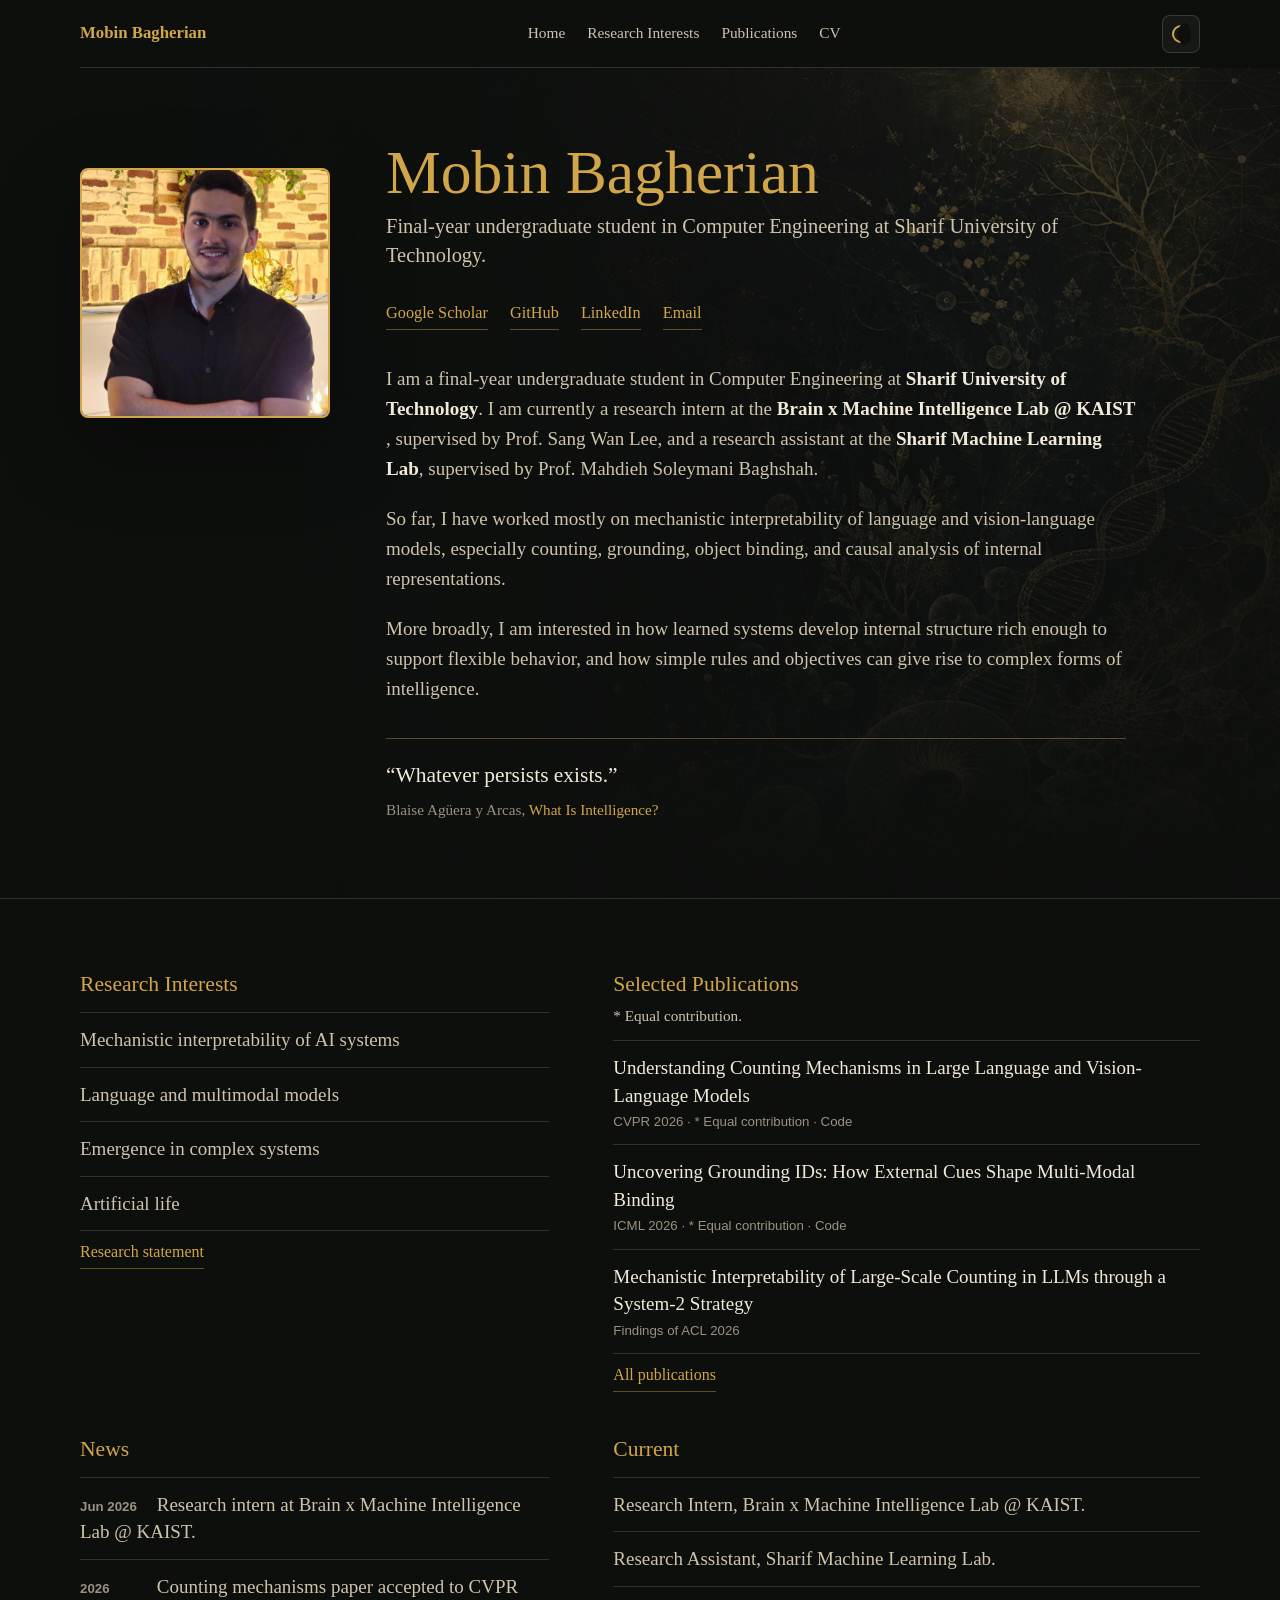
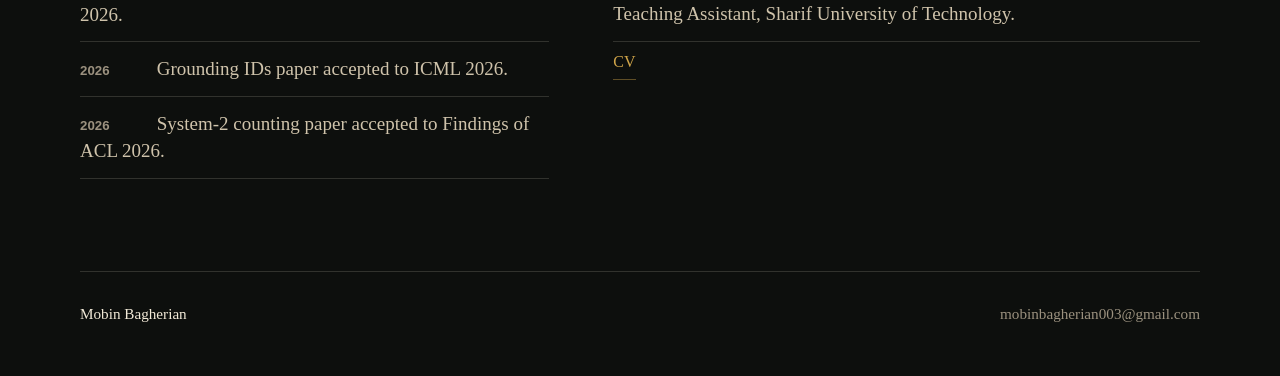
<file: index.html>
<!doctype html>
<html lang="en" data-theme="dark">
  <head>
    <meta charset="utf-8">
    <meta name="viewport" content="width=device-width, initial-scale=1">
    <meta
      name="description"
      content="Mobin Bagherian is a final-year Computer Engineering undergraduate at Sharif University of Technology interested in intelligence, emergence, mechanistic interpretability, and artificial life."
    >
    <title>Mobin Bagherian</title>
    <link rel="stylesheet" href="styles.css">
  </head>
  <body>
    <header class="site-header">
      <a class="site-mark" href="#top">Mobin Bagherian</a>
      <nav class="site-nav" aria-label="Main navigation">
        <a href="#top">Home</a>
        <a href="research/">Research Interests</a>
        <a href="publications/">Publications</a>
        <a href="cv/">CV</a>
      </nav>
      <button class="theme-toggle" type="button" aria-label="Toggle color theme" aria-pressed="false" data-theme-toggle>
        <span aria-hidden="true"></span>
      </button>
    </header>

    <main id="top">
      <section class="about-hero" id="about">
        <div class="hero-background" aria-hidden="true"></div>
        <div class="about-layout">
          <aside class="portrait-panel">
            <img src="assets/mobin-bagherian.jpg" alt="Portrait of Mobin Bagherian">
          </aside>

          <div class="about-copy">
            <h1>Mobin Bagherian</h1>
            <p class="subtitle">
              Final-year undergraduate student in Computer Engineering at
              Sharif University of Technology.
            </p>

            <div class="profile-links" aria-label="Profile links">
              <a href="https://scholar.google.com/citations?user=0zOzh2QAAAAJ&amp;hl=en">Google Scholar</a>
              <a href="https://github.com/mobinnbagheriann">GitHub</a>
              <a href="https://www.linkedin.com/in/mobinbagherian/">LinkedIn</a>
              <a href="mailto:mobinbagherian003@gmail.com">Email</a>
            </div>

            <div class="about-text">
              <p>
                I am a final-year undergraduate student in Computer Engineering
                at <strong>Sharif University of Technology</strong>. I am
                currently a research intern at the
                <strong>
                  <a href="https://aibrain.kaist.ac.kr">Brain x Machine Intelligence Lab @ KAIST</a>
                </strong>,
                supervised by Prof. Sang Wan Lee, and a research assistant at
                the <strong>Sharif Machine Learning Lab</strong>, supervised by
                Prof. Mahdieh Soleymani Baghshah.
              </p>
              <p>
                So far, I have worked mostly on mechanistic interpretability of
                language and vision-language models, especially counting,
                grounding, object binding, and causal analysis of internal
                representations.
              </p>
              <p>
                More broadly, I am interested in how learned systems develop
                internal structure rich enough to support flexible behavior,
                and how simple rules and objectives can give rise to complex
                forms of intelligence.
              </p>
            </div>

            <blockquote class="hero-quote">
              <p>&ldquo;Whatever persists exists.&rdquo;</p>
              <cite>
                Blaise Ag&uuml;era y Arcas,
                <a href="https://whatisintelligence.antikythera.org">What Is Intelligence?</a>
              </cite>
            </blockquote>
          </div>
        </div>
      </section>

      <section class="section home-compact" aria-label="Homepage summary">
        <div class="home-grid">
          <section class="home-block">
            <h2>Research Interests</h2>
            <ul class="compact-list">
              <li>Mechanistic interpretability of AI systems</li>
              <li>Language and multimodal models</li>
              <li>Emergence in complex systems</li>
              <li>Artificial life</li>
            </ul>
            <a class="text-link" href="research/">Research statement</a>
          </section>

          <section class="home-block">
            <h2>Selected Publications</h2>
            <p class="equal-note">* Equal contribution.</p>
            <ul class="compact-list compact-publications">
              <li>
                <a href="https://arxiv.org/abs/2511.17699">
                  Understanding Counting Mechanisms in Large Language and Vision-Language Models
                </a>
                <span>CVPR 2026 &middot; * Equal contribution &middot; <a href="https://github.com/sharif-ml-lab/counting-mechanisms">Code</a></span>
              </li>
              <li>
                <a href="https://arxiv.org/abs/2509.24072">
                  Uncovering Grounding IDs: How External Cues Shape Multi-Modal Binding
                </a>
                <span>ICML 2026 &middot; * Equal contribution &middot; <a href="https://github.com/sharif-ml-lab/GroundingID">Code</a></span>
              </li>
              <li>
                <a href="https://arxiv.org/abs/2601.02989">
                  Mechanistic Interpretability of Large-Scale Counting in LLMs through a System-2 Strategy
                </a>
                <span>Findings of ACL 2026</span>
              </li>
            </ul>
            <a class="text-link" href="publications/">All publications</a>
          </section>

          <section class="home-block">
            <h2>News</h2>
            <ol class="compact-list compact-news">
              <li><time datetime="2026-06">Jun 2026</time> Research intern at Brain x Machine Intelligence Lab @ KAIST.</li>
              <li><time datetime="2026">2026</time> Counting mechanisms paper accepted to CVPR 2026.</li>
              <li><time datetime="2026">2026</time> Grounding IDs paper accepted to ICML 2026.</li>
              <li><time datetime="2026">2026</time> System-2 counting paper accepted to Findings of ACL 2026.</li>
            </ol>
          </section>

          <section class="home-block">
            <h2>Current</h2>
            <ul class="compact-list">
              <li>Research Intern, Brain x Machine Intelligence Lab @ KAIST.</li>
              <li>Research Assistant, Sharif Machine Learning Lab.</li>
              <li>Teaching Assistant, Sharif University of Technology.</li>
            </ul>
            <a class="text-link" href="cv/">CV</a>
          </section>
        </div>
      </section>
    </main>

    <footer class="site-footer">
      <p>Mobin Bagherian</p>
      <a href="mailto:mobinbagherian003@gmail.com">mobinbagherian003@gmail.com</a>
    </footer>
    <script>
      const root = document.documentElement;
      const themeButton = document.querySelector("[data-theme-toggle]");
      const storedTheme = window.localStorage.getItem("theme");
      const initialTheme = storedTheme || "dark";

      root.dataset.theme = initialTheme;
      themeButton.setAttribute("aria-pressed", String(initialTheme === "light"));

      themeButton.addEventListener("click", () => {
        const nextTheme = root.dataset.theme === "dark" ? "light" : "dark";
        root.dataset.theme = nextTheme;
        window.localStorage.setItem("theme", nextTheme);
        themeButton.setAttribute("aria-pressed", String(nextTheme === "light"));
      });
    </script>
  </body>
</html>
</file>
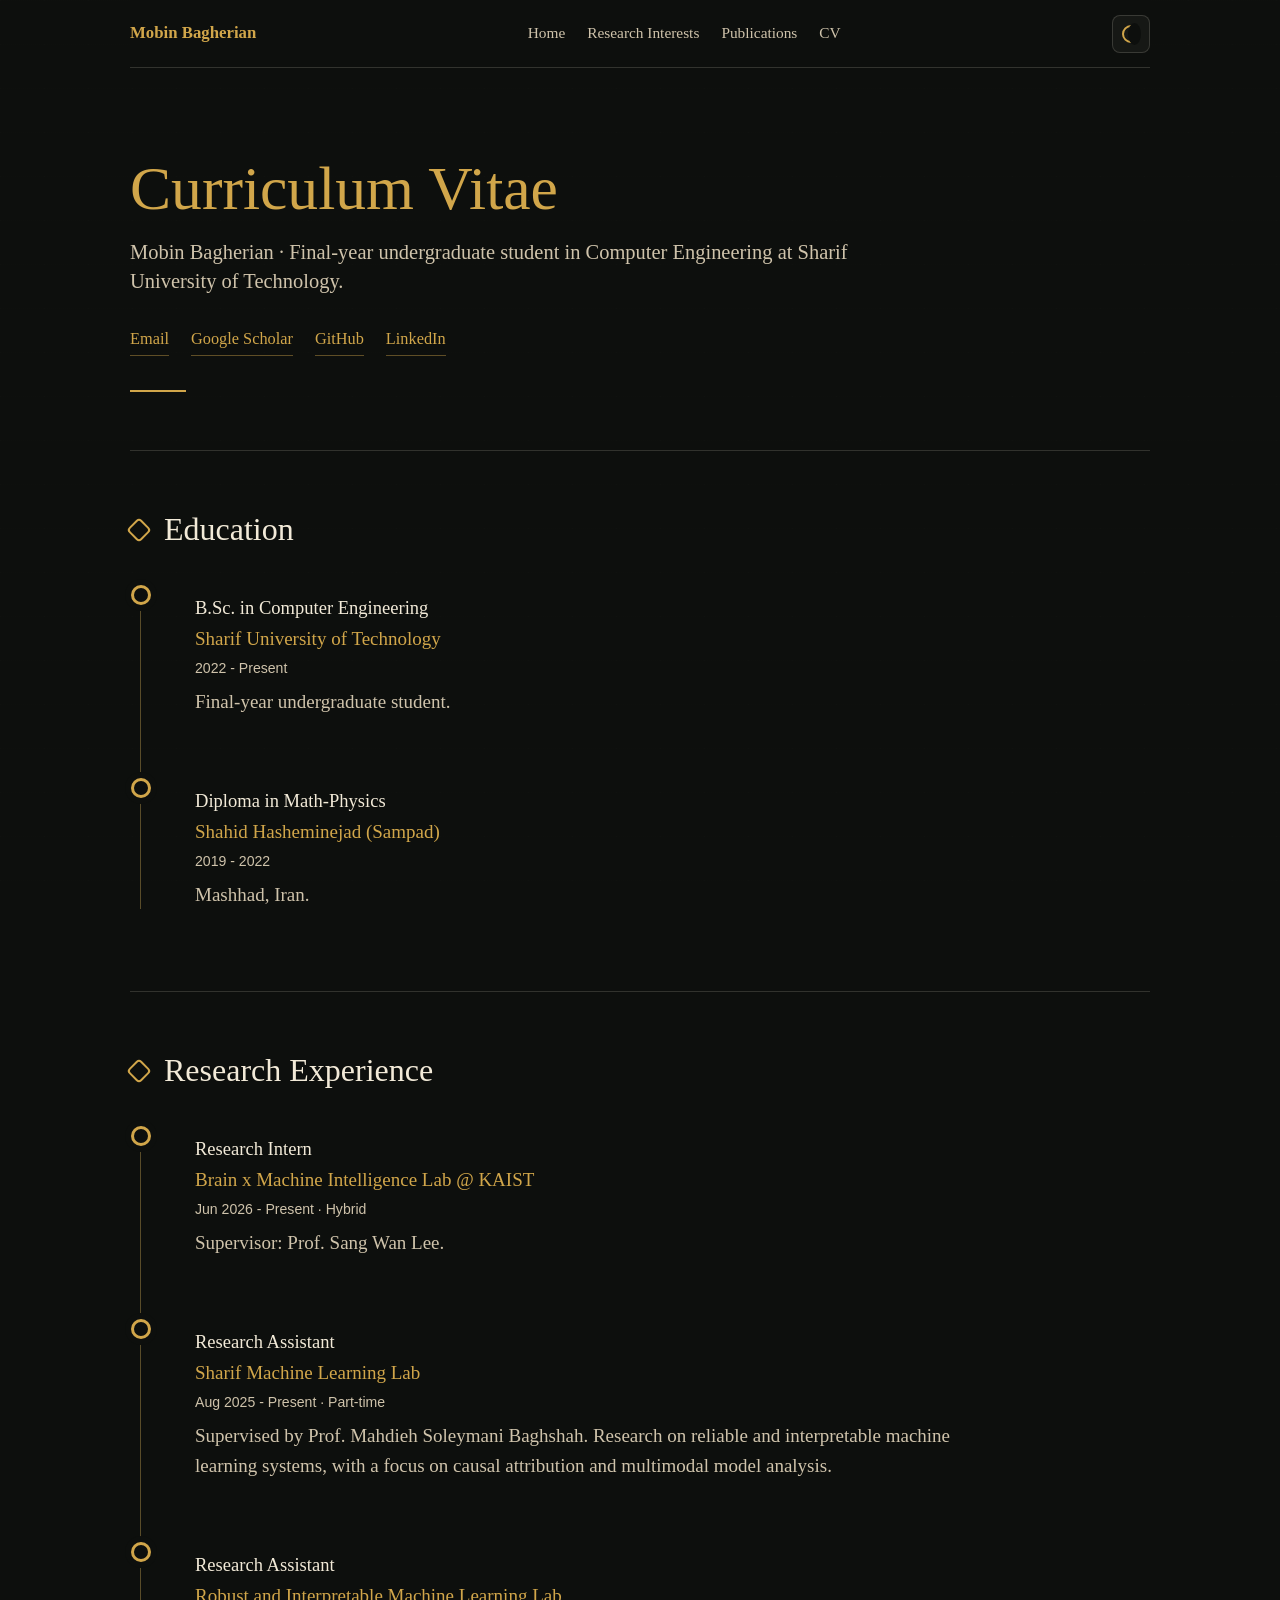
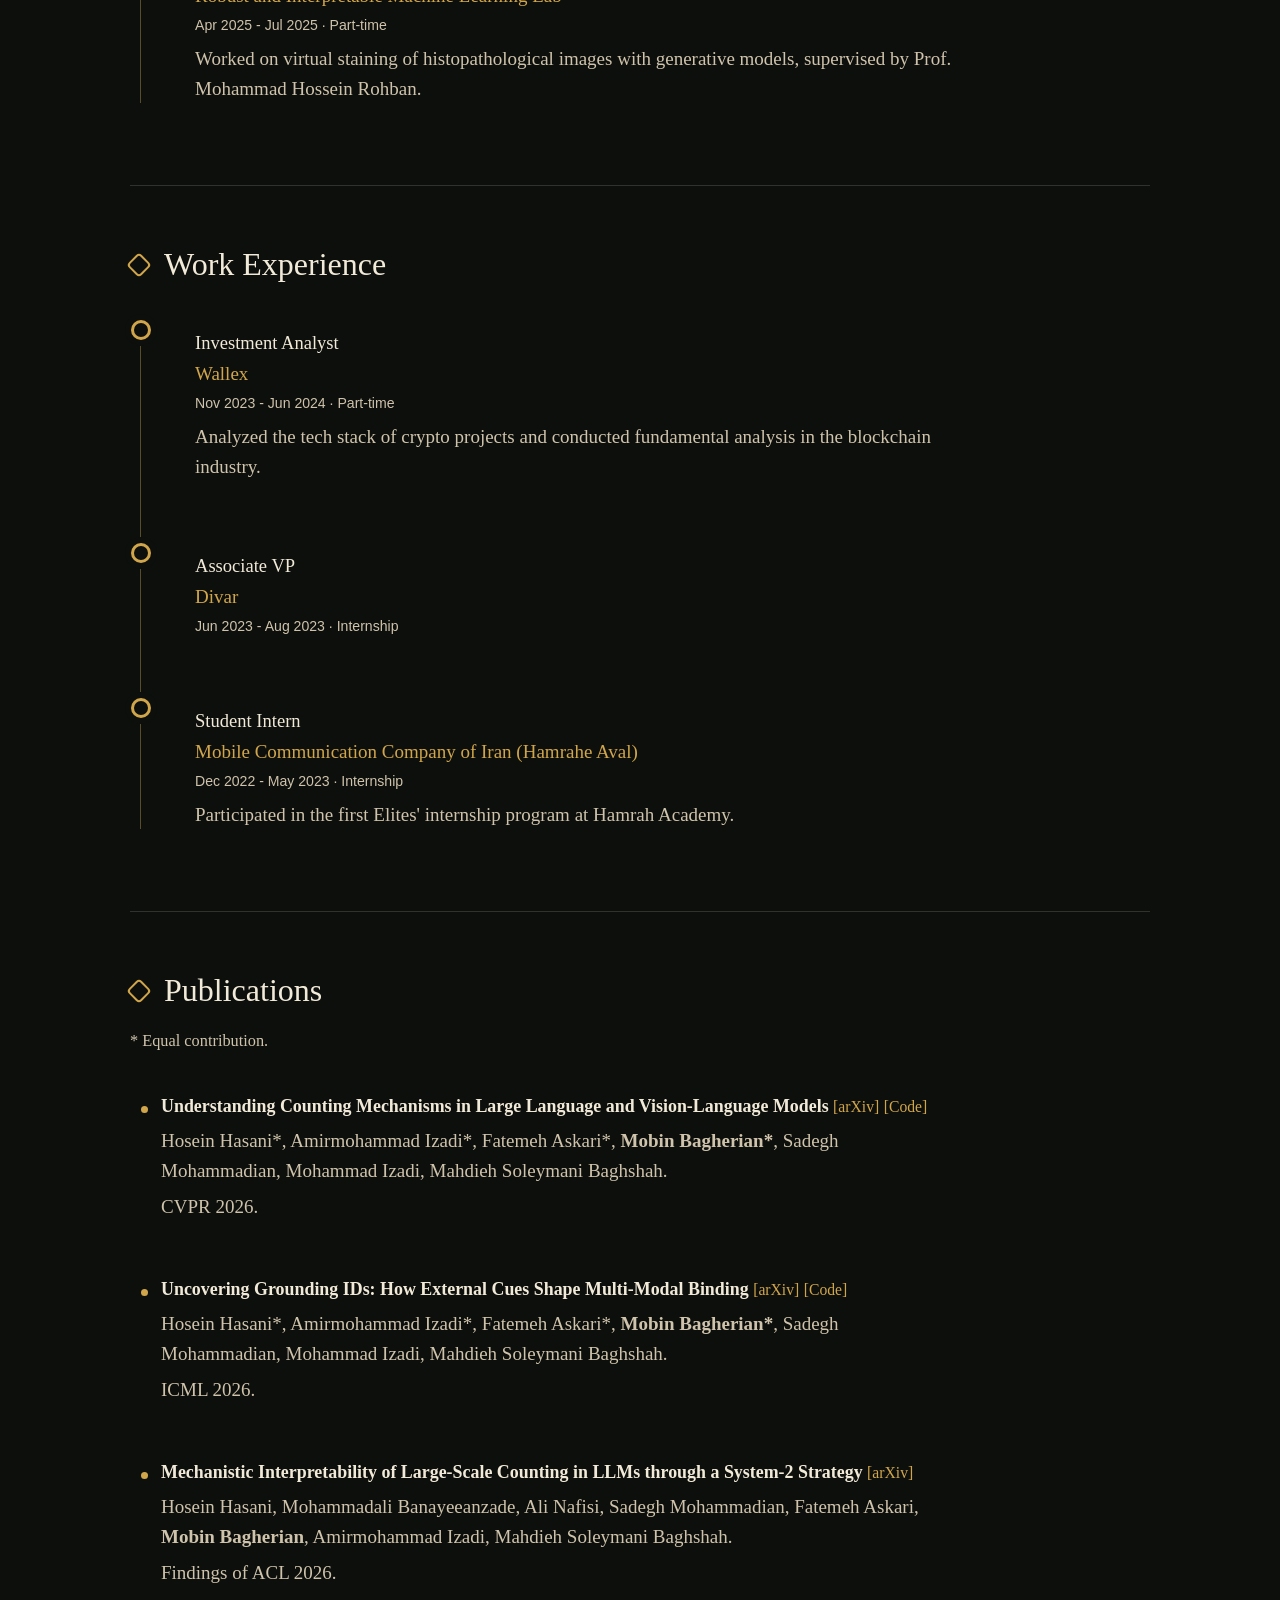
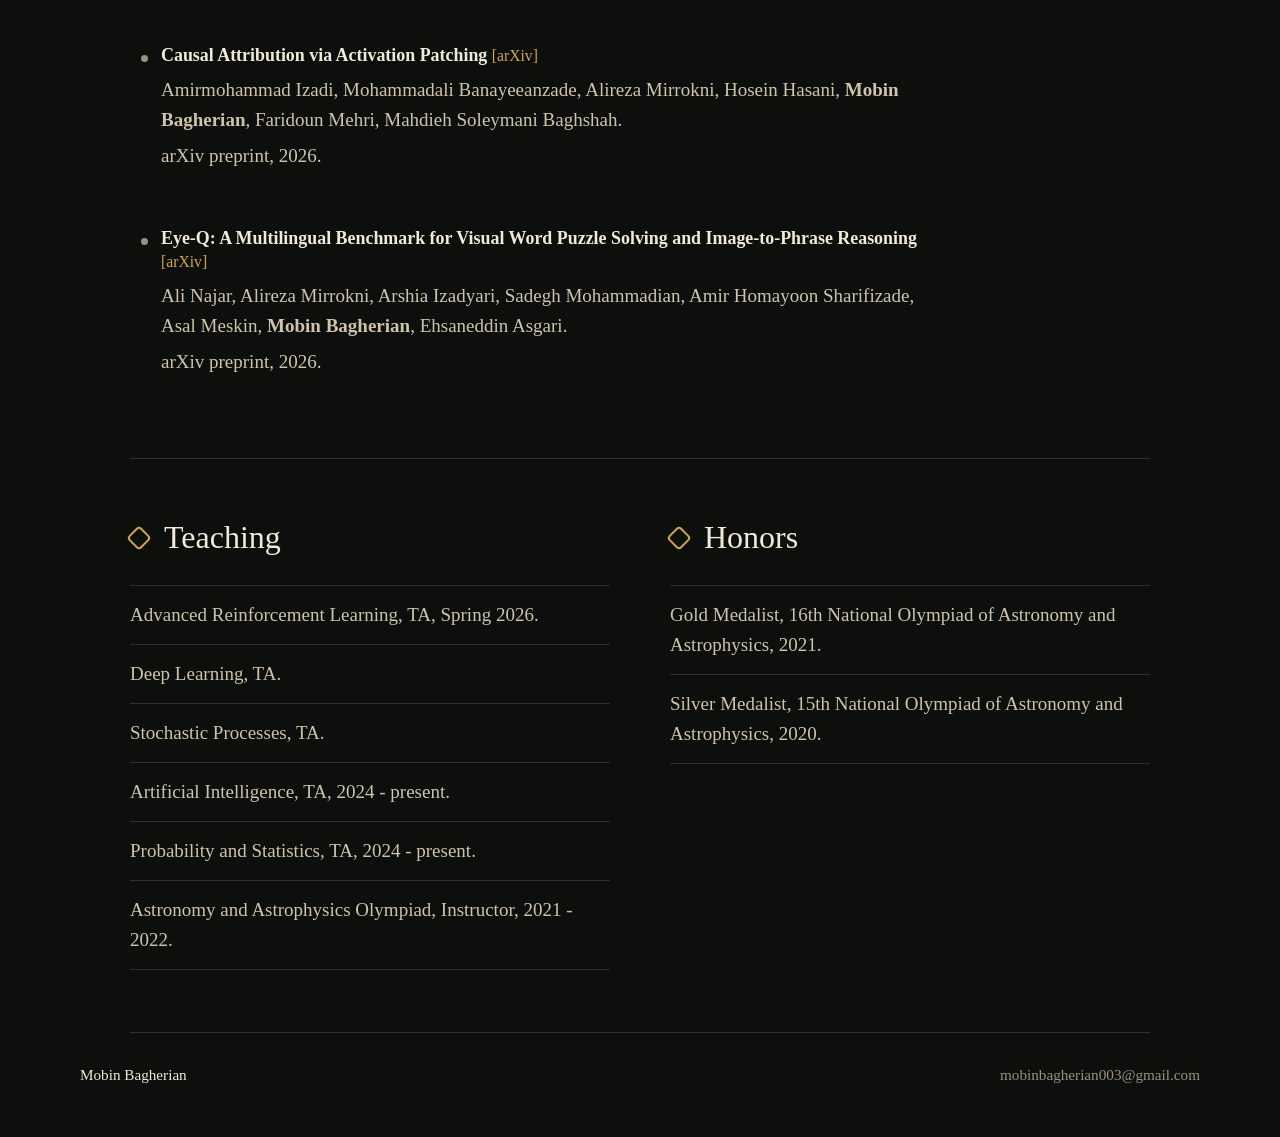
<file: cv/index.html>
<!doctype html>
<html lang="en" data-theme="dark">
  <head>
    <meta charset="utf-8">
    <meta name="viewport" content="width=device-width, initial-scale=1">
    <meta
      name="description"
      content="Curriculum vitae for Mobin Bagherian, final-year Computer Engineering undergraduate at Sharif University of Technology."
    >
    <title>CV | Mobin Bagherian</title>
    <link rel="stylesheet" href="../styles.css">
  </head>
  <body class="cv-page">
    <header class="site-header">
      <a class="site-mark" href="../">Mobin Bagherian</a>
      <nav class="site-nav" aria-label="Main navigation">
        <a href="../">Home</a>
        <a href="../research/">Research Interests</a>
        <a href="../publications/">Publications</a>
        <a href="../cv/">CV</a>
      </nav>
      <button class="theme-toggle" type="button" aria-label="Toggle color theme" aria-pressed="false" data-theme-toggle>
        <span aria-hidden="true"></span>
      </button>
    </header>

    <main class="cv-main" id="top">
      <section class="cv-hero">
        <h1>Curriculum Vitae</h1>
        <p class="subtitle">
          Mobin Bagherian &middot; Final-year undergraduate student in Computer
          Engineering at Sharif University of Technology.
        </p>
        <div class="profile-links" aria-label="Profile links">
          <a href="mailto:mobinbagherian003@gmail.com">Email</a>
          <a href="https://scholar.google.com/citations?user=0zOzh2QAAAAJ&amp;hl=en">Google Scholar</a>
          <a href="https://github.com/mobinnbagheriann">GitHub</a>
          <a href="https://www.linkedin.com/in/mobinbagherian/">LinkedIn</a>
        </div>
      </section>

      <section class="cv-section cv-timeline-section">
        <div class="cv-section-title">
          <span class="cv-section-mark" aria-hidden="true"></span>
          <h2>Education</h2>
        </div>
        <div class="timeline">
          <article class="timeline-item">
            <span class="timeline-dot" aria-hidden="true"></span>
            <div class="timeline-content">
              <h3>B.Sc. in Computer Engineering</h3>
              <p class="timeline-org">Sharif University of Technology</p>
              <p class="experience-date">2022 - Present</p>
              <p>Final-year undergraduate student.</p>
            </div>
          </article>

          <article class="timeline-item">
            <span class="timeline-dot" aria-hidden="true"></span>
            <div class="timeline-content">
              <h3>Diploma in Math-Physics</h3>
              <p class="timeline-org">Shahid Hasheminejad (Sampad)</p>
              <p class="experience-date">2019 - 2022</p>
              <p>Mashhad, Iran.</p>
            </div>
          </article>
        </div>
      </section>

      <section class="cv-section cv-timeline-section">
        <div class="cv-section-title">
          <span class="cv-section-mark" aria-hidden="true"></span>
          <h2>Research Experience</h2>
        </div>
        <div class="timeline">
          <article class="timeline-item">
            <span class="timeline-dot" aria-hidden="true"></span>
            <div class="timeline-content">
              <h3>Research Intern</h3>
              <p class="timeline-org">
                <a href="https://aibrain.kaist.ac.kr">Brain x Machine Intelligence Lab @ KAIST</a>
              </p>
              <p class="experience-date">Jun 2026 - Present &middot; Hybrid</p>
              <p>Supervisor: Prof. Sang Wan Lee.</p>
            </div>
          </article>

          <article class="timeline-item">
            <span class="timeline-dot" aria-hidden="true"></span>
            <div class="timeline-content">
              <h3>Research Assistant</h3>
              <p class="timeline-org">Sharif Machine Learning Lab</p>
              <p class="experience-date">Aug 2025 - Present &middot; Part-time</p>
              <p>
                Supervised by Prof. Mahdieh Soleymani Baghshah. Research on
                reliable and interpretable machine learning systems, with a
                focus on causal attribution and multimodal model analysis.
              </p>
            </div>
          </article>

          <article class="timeline-item">
            <span class="timeline-dot" aria-hidden="true"></span>
            <div class="timeline-content">
              <h3>Research Assistant</h3>
              <p class="timeline-org">Robust and Interpretable Machine Learning Lab</p>
              <p class="experience-date">Apr 2025 - Jul 2025 &middot; Part-time</p>
              <p>
                Worked on virtual staining of histopathological images with
                generative models, supervised by Prof. Mohammad Hossein Rohban.
              </p>
            </div>
          </article>
        </div>
      </section>

      <section class="cv-section cv-timeline-section">
        <div class="cv-section-title">
          <span class="cv-section-mark" aria-hidden="true"></span>
          <h2>Work Experience</h2>
        </div>
        <div class="timeline">
          <article class="timeline-item">
            <span class="timeline-dot" aria-hidden="true"></span>
            <div class="timeline-content">
              <h3>Investment Analyst</h3>
              <p class="timeline-org">Wallex</p>
              <p class="experience-date">Nov 2023 - Jun 2024 &middot; Part-time</p>
              <p>
                Analyzed the tech stack of crypto projects and conducted
                fundamental analysis in the blockchain industry.
              </p>
            </div>
          </article>

          <article class="timeline-item">
            <span class="timeline-dot" aria-hidden="true"></span>
            <div class="timeline-content">
              <h3>Associate VP</h3>
              <p class="timeline-org">Divar</p>
              <p class="experience-date">Jun 2023 - Aug 2023 &middot; Internship</p>
            </div>
          </article>

          <article class="timeline-item">
            <span class="timeline-dot" aria-hidden="true"></span>
            <div class="timeline-content">
              <h3>Student Intern</h3>
              <p class="timeline-org">Mobile Communication Company of Iran (Hamrahe Aval)</p>
              <p class="experience-date">Dec 2022 - May 2023 &middot; Internship</p>
              <p>Participated in the first Elites' internship program at Hamrah Academy.</p>
            </div>
          </article>
        </div>
      </section>

      <section class="cv-section">
        <div class="cv-section-title">
          <span class="cv-section-mark" aria-hidden="true"></span>
          <h2>Publications</h2>
        </div>
        <p class="equal-note">* Equal contribution.</p>
        <ul class="cv-paper-list">
          <li class="is-accepted">
            <h3>
              Understanding Counting Mechanisms in Large Language and
              Vision-Language Models
              <a href="https://arxiv.org/abs/2511.17699">[arXiv]</a>
              <a href="https://github.com/sharif-ml-lab/counting-mechanisms">[Code]</a>
            </h3>
            <p>
              Hosein Hasani*, Amirmohammad Izadi*, Fatemeh Askari*,
              <strong>Mobin Bagherian*</strong>, Sadegh Mohammadian, Mohammad
              Izadi, Mahdieh Soleymani Baghshah.
            </p>
            <p>CVPR 2026.</p>
          </li>

          <li class="is-accepted">
            <h3>
              Uncovering Grounding IDs: How External Cues Shape Multi-Modal
              Binding
              <a href="https://arxiv.org/abs/2509.24072">[arXiv]</a>
              <a href="https://github.com/sharif-ml-lab/GroundingID">[Code]</a>
            </h3>
            <p>
              Hosein Hasani*, Amirmohammad Izadi*, Fatemeh Askari*,
              <strong>Mobin Bagherian*</strong>, Sadegh Mohammadian, Mohammad
              Izadi, Mahdieh Soleymani Baghshah.
            </p>
            <p>ICML 2026.</p>
          </li>

          <li class="is-accepted">
            <h3>
              Mechanistic Interpretability of Large-Scale Counting in LLMs
              through a System-2 Strategy
              <a href="https://arxiv.org/abs/2601.02989">[arXiv]</a>
            </h3>
            <p>
              Hosein Hasani, Mohammadali Banayeeanzade, Ali Nafisi, Sadegh
              Mohammadian, Fatemeh Askari, <strong>Mobin Bagherian</strong>,
              Amirmohammad Izadi, Mahdieh Soleymani Baghshah.
            </p>
            <p>Findings of ACL 2026.</p>
          </li>

          <li>
            <h3>
              Causal Attribution via Activation Patching
              <a href="https://arxiv.org/abs/2603.13652">[arXiv]</a>
            </h3>
            <p>
              Amirmohammad Izadi, Mohammadali Banayeeanzade, Alireza Mirrokni,
              Hosein Hasani, <strong>Mobin Bagherian</strong>, Faridoun
              Mehri, Mahdieh Soleymani Baghshah.
            </p>
            <p>arXiv preprint, 2026.</p>
          </li>

          <li>
            <h3>
              Eye-Q: A Multilingual Benchmark for Visual Word Puzzle Solving
              and Image-to-Phrase Reasoning
              <a href="https://arxiv.org/abs/2601.03400">[arXiv]</a>
            </h3>
            <p>
              Ali Najar, Alireza Mirrokni, Arshia Izadyari, Sadegh Mohammadian,
              Amir Homayoon Sharifizade, Asal Meskin,
              <strong>Mobin Bagherian</strong>, Ehsaneddin Asgari.
            </p>
            <p>arXiv preprint, 2026.</p>
          </li>
        </ul>
      </section>

      <section class="cv-section cv-columns">
        <div>
          <div class="cv-section-title">
            <span class="cv-section-mark" aria-hidden="true"></span>
            <h2>Teaching</h2>
          </div>
          <ul class="quiet-list">
            <li>Advanced Reinforcement Learning, TA, Spring 2026.</li>
            <li>Deep Learning, TA.</li>
            <li>Stochastic Processes, TA.</li>
            <li>Artificial Intelligence, TA, 2024 - present.</li>
            <li>Probability and Statistics, TA, 2024 - present.</li>
            <li>Astronomy and Astrophysics Olympiad, Instructor, 2021 - 2022.</li>
          </ul>
        </div>
        <div>
          <div class="cv-section-title">
            <span class="cv-section-mark" aria-hidden="true"></span>
            <h2>Honors</h2>
          </div>
          <ul class="quiet-list">
            <li>Gold Medalist, 16th National Olympiad of Astronomy and Astrophysics, 2021.</li>
            <li>Silver Medalist, 15th National Olympiad of Astronomy and Astrophysics, 2020.</li>
          </ul>
        </div>
      </section>
    </main>

    <footer class="site-footer">
      <p>Mobin Bagherian</p>
      <a href="mailto:mobinbagherian003@gmail.com">mobinbagherian003@gmail.com</a>
    </footer>

    <script>
      const root = document.documentElement;
      const themeButton = document.querySelector("[data-theme-toggle]");
      const storedTheme = window.localStorage.getItem("theme");
      const initialTheme = storedTheme || "dark";

      root.dataset.theme = initialTheme;
      themeButton.setAttribute("aria-pressed", String(initialTheme === "light"));

      themeButton.addEventListener("click", () => {
        const nextTheme = root.dataset.theme === "dark" ? "light" : "dark";
        root.dataset.theme = nextTheme;
        window.localStorage.setItem("theme", nextTheme);
        themeButton.setAttribute("aria-pressed", String(nextTheme === "light"));
      });
    </script>
  </body>
</html>
</file>
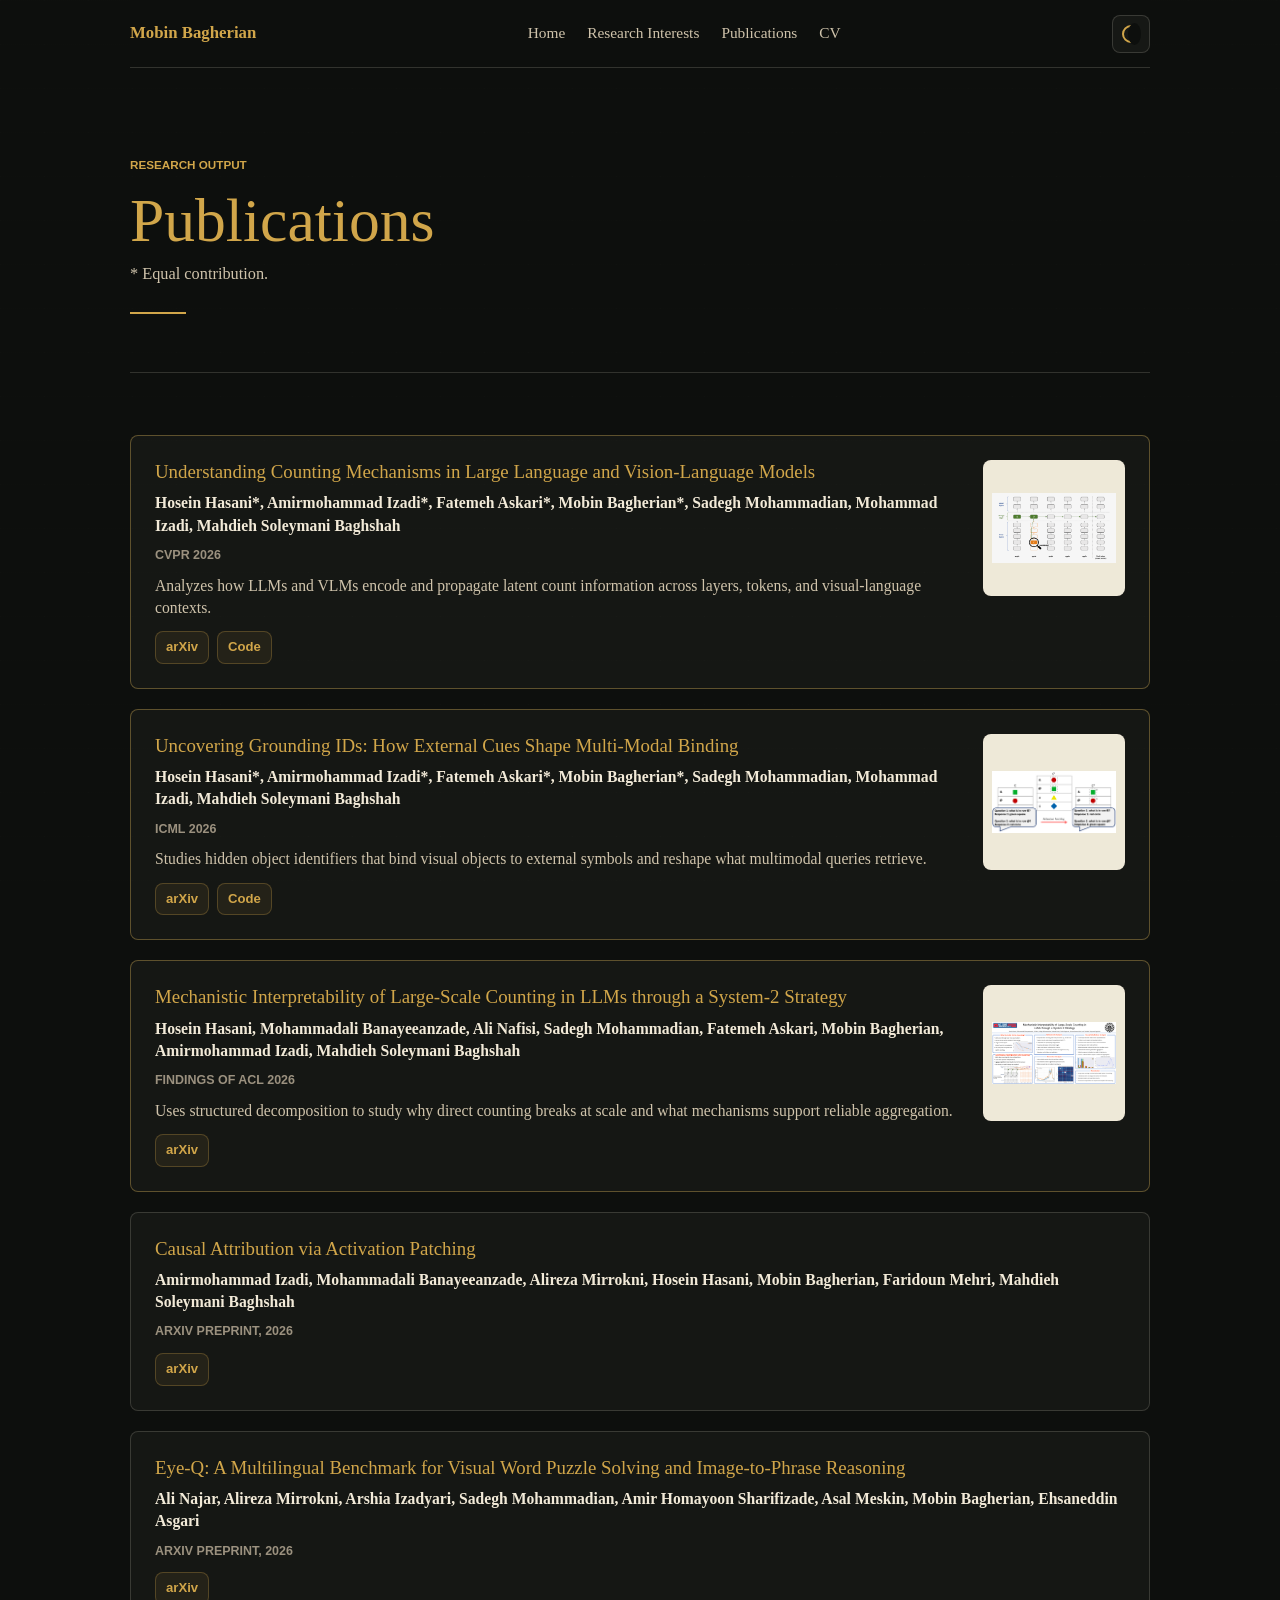
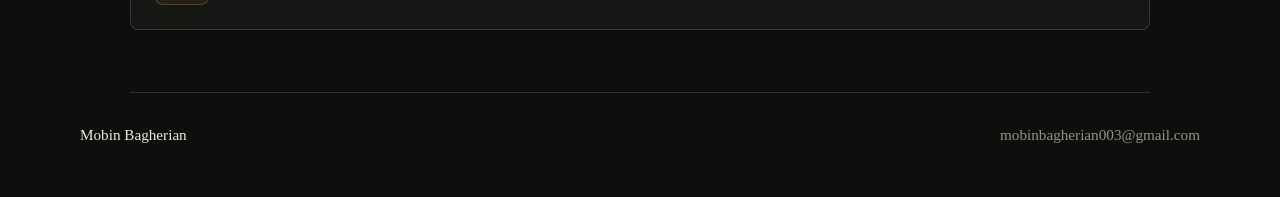
<file: publications/index.html>
<!doctype html>
<html lang="en" data-theme="dark">
  <head>
    <meta charset="utf-8">
    <meta name="viewport" content="width=device-width, initial-scale=1">
    <meta
      name="description"
      content="Publications by Mobin Bagherian on mechanistic interpretability, counting, grounding, and multimodal reasoning."
    >
    <title>Publications | Mobin Bagherian</title>
    <link rel="stylesheet" href="../styles.css">
  </head>
  <body class="detail-page">
    <header class="site-header">
      <a class="site-mark" href="../">Mobin Bagherian</a>
      <nav class="site-nav" aria-label="Main navigation">
        <a href="../">Home</a>
        <a href="../research/">Research Interests</a>
        <a href="../publications/">Publications</a>
        <a href="../cv/">CV</a>
      </nav>
      <button class="theme-toggle" type="button" aria-label="Toggle color theme" aria-pressed="false" data-theme-toggle>
        <span aria-hidden="true"></span>
      </button>
    </header>

    <main class="detail-main" id="top">
      <section class="cv-hero">
        <p class="kicker">Research Output</p>
        <h1>Publications</h1>
        <p class="equal-note">* Equal contribution.</p>
      </section>

      <section class="cv-section">
        <div class="publication-list">
          <article class="publication publication--featured">
            <div class="publication-copy">
              <h3>
                <a href="https://arxiv.org/abs/2511.17699">
                  Understanding Counting Mechanisms in Large Language and
                  Vision-Language Models
                </a>
              </h3>
              <p class="authors">
                Hosein Hasani*, Amirmohammad Izadi*, Fatemeh Askari*,
                <strong>Mobin Bagherian*</strong>, Sadegh Mohammadian,
                Mohammad Izadi, Mahdieh Soleymani Baghshah
              </p>
              <p class="venue">CVPR 2026</p>
              <p>
                Analyzes how LLMs and VLMs encode and propagate latent count
                information across layers, tokens, and visual-language
                contexts.
              </p>
              <div class="paper-links">
                <a href="https://arxiv.org/abs/2511.17699">arXiv</a>
                <a href="https://github.com/sharif-ml-lab/counting-mechanisms">Code</a>
              </div>
            </div>
            <a class="publication-visual" href="https://arxiv.org/abs/2511.17699" aria-label="Open CountScope paper">
              <img src="../assets/publications/countscope-official.gif" alt="Official CountScope visualization of latent count flow">
            </a>
          </article>

          <article class="publication publication--featured">
            <div class="publication-copy">
              <h3>
                <a href="https://arxiv.org/abs/2509.24072">
                  Uncovering Grounding IDs: How External Cues Shape
                  Multi-Modal Binding
                </a>
              </h3>
              <p class="authors">
                Hosein Hasani*, Amirmohammad Izadi*, Fatemeh Askari*,
                <strong>Mobin Bagherian*</strong>, Sadegh Mohammadian,
                Mohammad Izadi, Mahdieh Soleymani Baghshah
              </p>
              <p class="venue">ICML 2026</p>
              <p>
                Studies hidden object identifiers that bind visual objects to
                external symbols and reshape what multimodal queries retrieve.
              </p>
              <div class="paper-links">
                <a href="https://arxiv.org/abs/2509.24072">arXiv</a>
                <a href="https://github.com/sharif-ml-lab/GroundingID">Code</a>
              </div>
            </div>
            <a class="publication-visual" href="https://arxiv.org/abs/2509.24072" aria-label="Open Grounding IDs paper">
              <img src="../assets/publications/grounding-id-official.png" alt="Official activation patching diagram for hidden Grounding IDs">
            </a>
          </article>

          <article class="publication publication--featured">
            <div class="publication-copy">
              <h3>
                <a href="https://arxiv.org/abs/2601.02989">
                  Mechanistic Interpretability of Large-Scale Counting in LLMs
                  through a System-2 Strategy
                </a>
              </h3>
              <p class="authors">
                Hosein Hasani, Mohammadali Banayeeanzade, Ali Nafisi, Sadegh
                Mohammadian, Fatemeh Askari, <strong>Mobin Bagherian</strong>,
                Amirmohammad Izadi, Mahdieh Soleymani Baghshah
              </p>
              <p class="venue">Findings of ACL 2026</p>
              <p>
                Uses structured decomposition to study why direct counting
                breaks at scale and what mechanisms support reliable
                aggregation.
              </p>
              <div class="paper-links">
                <a href="https://arxiv.org/abs/2601.02989">arXiv</a>
              </div>
            </div>
            <a class="publication-visual" href="https://arxiv.org/abs/2601.02989" aria-label="Open System-2 counting paper">
              <img src="../assets/publications/system2-counting.png" alt="Poster visual for System-2 counting strategy paper">
            </a>
          </article>

          <article class="publication publication--text">
            <div class="publication-copy">
              <h3>
                <a href="https://arxiv.org/abs/2603.13652">
                  Causal Attribution via Activation Patching
                </a>
              </h3>
              <p class="authors">
                Amirmohammad Izadi, Mohammadali Banayeeanzade, Alireza Mirrokni,
                Hosein Hasani, <strong>Mobin Bagherian</strong>, Faridoun
                Mehri, Mahdieh Soleymani Baghshah
              </p>
              <p class="venue">arXiv preprint, 2026</p>
              <div class="paper-links">
                <a href="https://arxiv.org/abs/2603.13652">arXiv</a>
              </div>
            </div>
          </article>

          <article class="publication publication--text">
            <div class="publication-copy">
              <h3>
                <a href="https://arxiv.org/abs/2601.03400">
                  Eye-Q: A Multilingual Benchmark for Visual Word Puzzle Solving
                  and Image-to-Phrase Reasoning
                </a>
              </h3>
              <p class="authors">
                Ali Najar, Alireza Mirrokni, Arshia Izadyari, Sadegh
                Mohammadian, Amir Homayoon Sharifizade, Asal Meskin,
                <strong>Mobin Bagherian</strong>, Ehsaneddin Asgari
              </p>
              <p class="venue">arXiv preprint, 2026</p>
              <div class="paper-links">
                <a href="https://arxiv.org/abs/2601.03400">arXiv</a>
              </div>
            </div>
          </article>
        </div>
      </section>
    </main>

    <footer class="site-footer">
      <p>Mobin Bagherian</p>
      <a href="mailto:mobinbagherian003@gmail.com">mobinbagherian003@gmail.com</a>
    </footer>

    <script>
      const root = document.documentElement;
      const themeButton = document.querySelector("[data-theme-toggle]");
      const storedTheme = window.localStorage.getItem("theme");
      const initialTheme = storedTheme || "dark";

      root.dataset.theme = initialTheme;
      themeButton.setAttribute("aria-pressed", String(initialTheme === "light"));

      themeButton.addEventListener("click", () => {
        const nextTheme = root.dataset.theme === "dark" ? "light" : "dark";
        root.dataset.theme = nextTheme;
        window.localStorage.setItem("theme", nextTheme);
        themeButton.setAttribute("aria-pressed", String(nextTheme === "light"));
      });
    </script>
  </body>
</html>
</file>
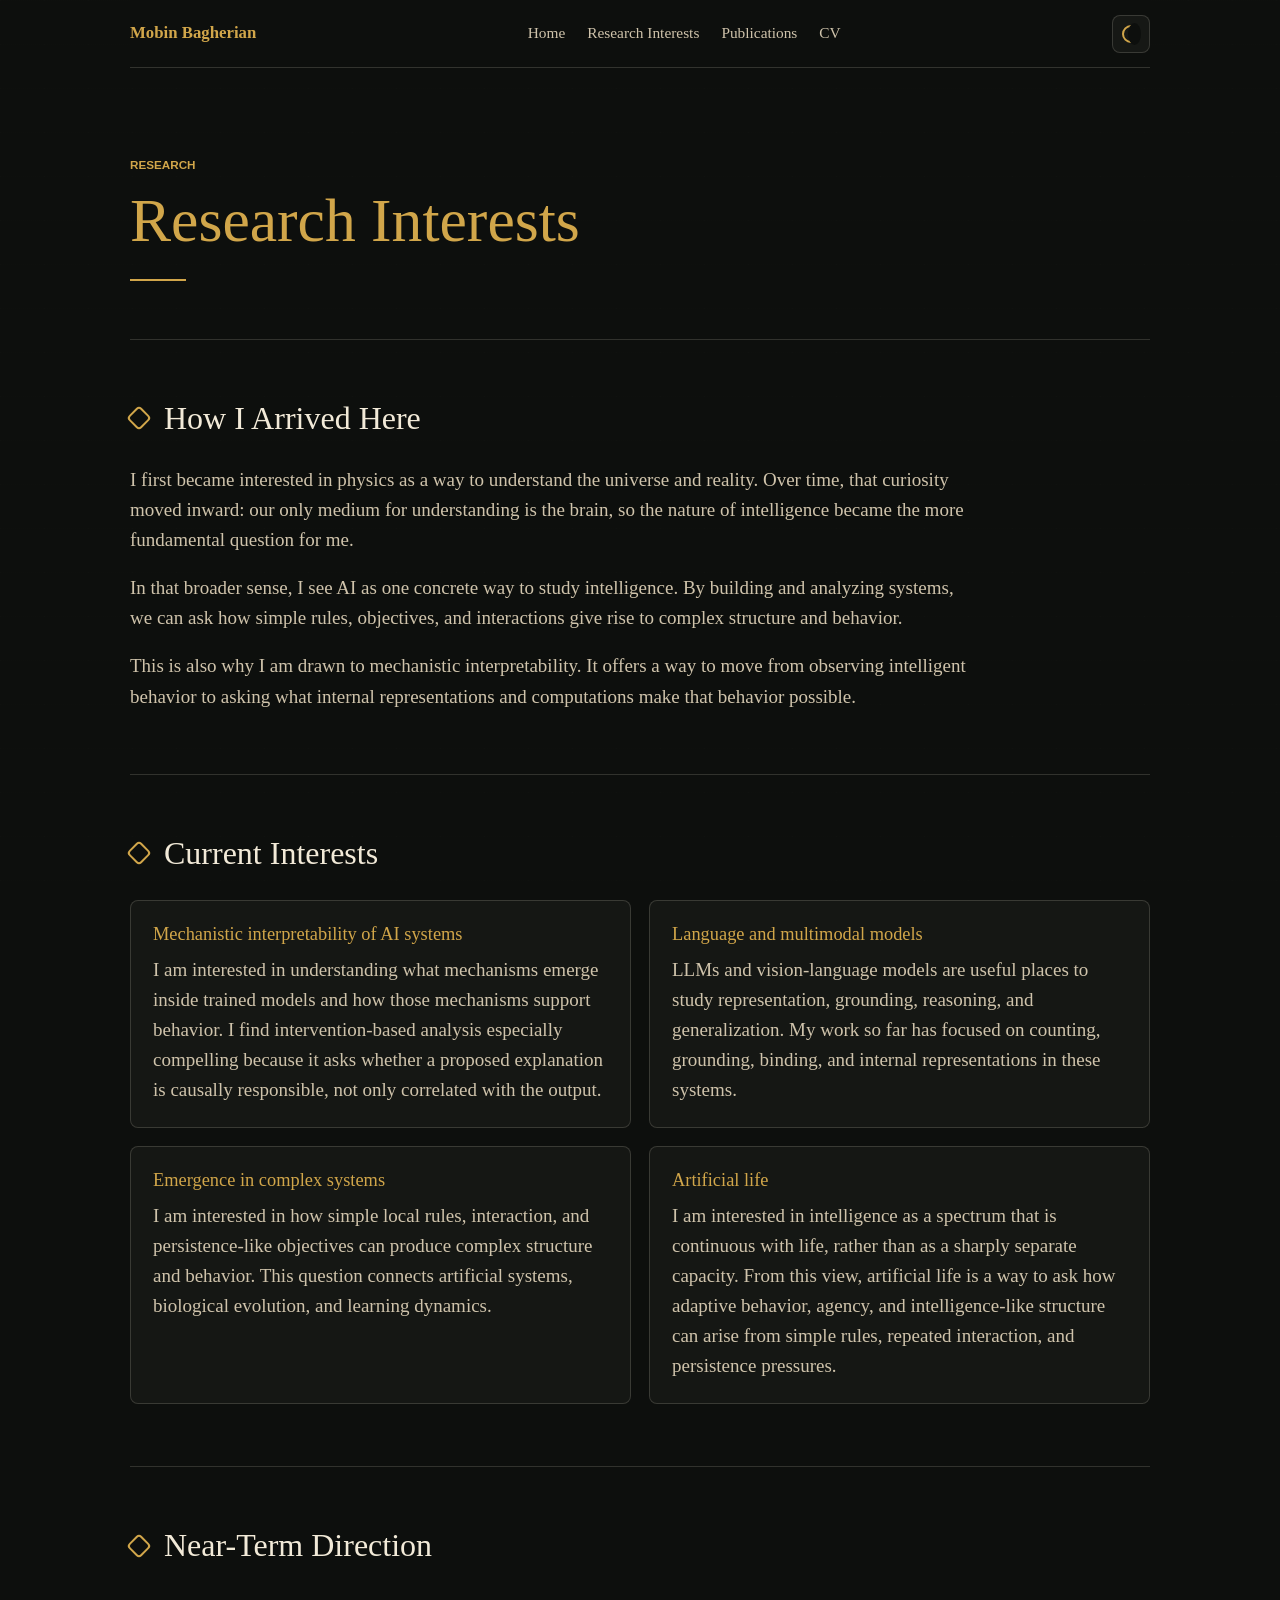
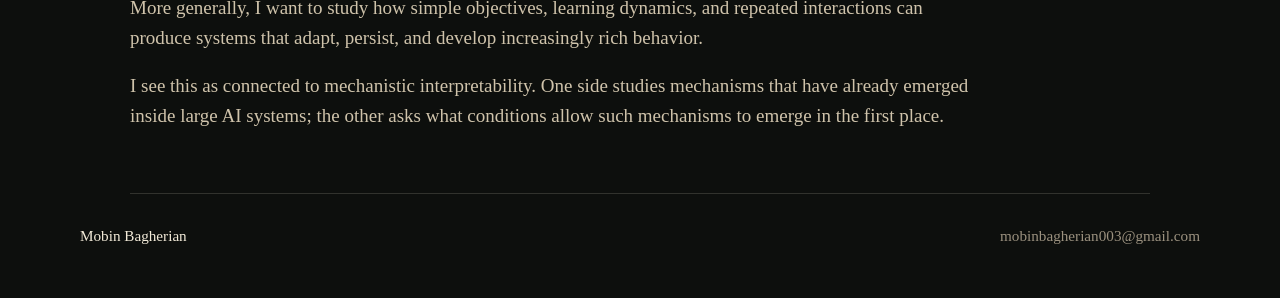
<file: research/index.html>
<!doctype html>
<html lang="en" data-theme="dark">
  <head>
    <meta charset="utf-8">
    <meta name="viewport" content="width=device-width, initial-scale=1">
    <meta
      name="description"
      content="Research interests of Mobin Bagherian: mechanistic interpretability, language and multimodal models, emergence, and artificial life."
    >
    <title>Research Interests | Mobin Bagherian</title>
    <link rel="stylesheet" href="../styles.css">
  </head>
  <body class="detail-page">
    <header class="site-header">
      <a class="site-mark" href="../">Mobin Bagherian</a>
      <nav class="site-nav" aria-label="Main navigation">
        <a href="../">Home</a>
        <a href="../research/">Research Interests</a>
        <a href="../publications/">Publications</a>
        <a href="../cv/">CV</a>
      </nav>
      <button class="theme-toggle" type="button" aria-label="Toggle color theme" aria-pressed="false" data-theme-toggle>
        <span aria-hidden="true"></span>
      </button>
    </header>

    <main class="detail-main" id="top">
      <section class="cv-hero">
        <p class="kicker">Research</p>
        <h1>Research Interests</h1>
      </section>

      <section class="cv-section">
        <div class="cv-section-title">
          <span class="cv-section-mark" aria-hidden="true"></span>
          <h2>How I Arrived Here</h2>
        </div>
        <div class="statement-block">
          <p>
            I first became interested in physics as a way to understand the
            universe and reality. Over time, that curiosity moved inward: our
            only medium for understanding is the brain, so the nature of
            intelligence became the more fundamental question for me.
          </p>
          <p>
            In that broader sense, I see AI as one concrete way to study
            intelligence. By building and analyzing systems, we can ask how
            simple rules, objectives, and interactions give rise to complex
            structure and behavior.
          </p>
          <p>
            This is also why I am drawn to mechanistic interpretability. It
            offers a way to move from observing intelligent behavior to asking
            what internal representations and computations make that behavior
            possible.
          </p>
        </div>
      </section>

      <section class="cv-section">
        <div class="cv-section-title">
          <span class="cv-section-mark" aria-hidden="true"></span>
          <h2>Current Interests</h2>
        </div>
        <div class="research-grid">
          <article class="research-card">
            <h3>Mechanistic interpretability of AI systems</h3>
            <p>
              I am interested in understanding what mechanisms emerge inside
              trained models and how those mechanisms support behavior. I find
              intervention-based analysis especially compelling because it asks
              whether a proposed explanation is causally responsible, not only
              correlated with the output.
            </p>
          </article>

          <article class="research-card">
            <h3>Language and multimodal models</h3>
            <p>
              LLMs and vision-language models are useful places to study
              representation, grounding, reasoning, and generalization. My work
              so far has focused on counting, grounding, binding, and internal
              representations in these systems.
            </p>
          </article>

          <article class="research-card">
            <h3>Emergence in complex systems</h3>
            <p>
              I am interested in how simple local rules, interaction, and
              persistence-like objectives can produce complex structure and
              behavior. This question connects artificial systems, biological
              evolution, and learning dynamics.
            </p>
          </article>

          <article class="research-card">
            <h3>Artificial life</h3>
            <p>
              I am interested in intelligence as a spectrum that is continuous
              with life, rather than as a sharply separate capacity. From this
              view, artificial life is a way to ask how adaptive behavior,
              agency, and intelligence-like structure can arise from simple
              rules, repeated interaction, and persistence pressures.
            </p>
          </article>
        </div>
      </section>

      <section class="cv-section">
        <div class="cv-section-title">
          <span class="cv-section-mark" aria-hidden="true"></span>
          <h2>Near-Term Direction</h2>
        </div>
        <div class="statement-block">
          <p>
            More generally, I want to study how simple objectives, learning
            dynamics, and repeated interactions can produce systems that adapt,
            persist, and develop increasingly rich behavior.
          </p>
          <p>
            I see this as connected to mechanistic interpretability. One side
            studies mechanisms that have already emerged inside large AI
            systems; the other asks what conditions allow such mechanisms to
            emerge in the first place.
          </p>
        </div>
      </section>
    </main>

    <footer class="site-footer">
      <p>Mobin Bagherian</p>
      <a href="mailto:mobinbagherian003@gmail.com">mobinbagherian003@gmail.com</a>
    </footer>

    <script>
      const root = document.documentElement;
      const themeButton = document.querySelector("[data-theme-toggle]");
      const storedTheme = window.localStorage.getItem("theme");
      const initialTheme = storedTheme || "dark";

      root.dataset.theme = initialTheme;
      themeButton.setAttribute("aria-pressed", String(initialTheme === "light"));

      themeButton.addEventListener("click", () => {
        const nextTheme = root.dataset.theme === "dark" ? "light" : "dark";
        root.dataset.theme = nextTheme;
        window.localStorage.setItem("theme", nextTheme);
        themeButton.setAttribute("aria-pressed", String(nextTheme === "light"));
      });
    </script>
  </body>
</html>
</file>
<file: styles.css>
:root {
  --bg: #0d0f0d;
  --paper: #151713;
  --paper-soft: #1b1c18;
  --ink: #f2ead8;
  --ink-soft: #cfc3ab;
  --muted: #9b917f;
  --line: rgba(242, 234, 216, 0.16);
  --line-strong: rgba(214, 176, 87, 0.38);
  --gold: #d1a64a;
  --green: #93a681;
  --blue: #7f9fb6;
  --grid-line-a: rgba(242, 234, 216, 0.025);
  --grid-line-b: rgba(242, 234, 216, 0.018);
  --hero-overlay:
    linear-gradient(90deg, rgba(13, 15, 13, 0.96) 0%, rgba(13, 15, 13, 0.88) 37%, rgba(13, 15, 13, 0.56) 72%, rgba(13, 15, 13, 0.72) 100%),
    linear-gradient(180deg, rgba(13, 15, 13, 0.1), var(--bg));
  --shadow: 0 28px 80px rgba(0, 0, 0, 0.34);
}

html[data-theme="light"] {
  --bg: #f4efe1;
  --paper: #fffaf0;
  --paper-soft: #f8f0df;
  --ink: #2b261c;
  --ink-soft: #554b3d;
  --muted: #796e5f;
  --line: rgba(72, 56, 31, 0.18);
  --line-strong: rgba(184, 130, 19, 0.42);
  --gold: #b88213;
  --green: #607450;
  --blue: #4f7289;
  --grid-line-a: rgba(72, 56, 31, 0.035);
  --grid-line-b: rgba(72, 56, 31, 0.024);
  --hero-overlay:
    linear-gradient(90deg, rgba(244, 239, 225, 0.98) 0%, rgba(244, 239, 225, 0.9) 43%, rgba(244, 239, 225, 0.62) 76%, rgba(244, 239, 225, 0.78) 100%),
    linear-gradient(180deg, rgba(244, 239, 225, 0.18), var(--bg));
  --shadow: 0 28px 72px rgba(74, 55, 29, 0.18);
}

* {
  box-sizing: border-box;
}

html {
  scroll-behavior: smooth;
}

body {
  margin: 0;
  background: var(--bg);
  color: var(--ink);
  font-family: "Iowan Old Style", "Palatino Linotype", Georgia, serif;
  font-size: 19px;
  line-height: 1.58;
}

body::before {
  content: "";
  position: fixed;
  inset: 0;
  pointer-events: none;
  background-image:
    linear-gradient(var(--grid-line-a) 1px, transparent 1px),
    linear-gradient(90deg, var(--grid-line-b) 1px, transparent 1px);
  background-size: 44px 44px;
  opacity: 0.38;
}

a {
  color: inherit;
  text-decoration: none;
}

a:hover,
a:focus-visible {
  color: var(--gold);
  outline: none;
}

img {
  display: block;
  max-width: 100%;
}

.site-header {
  position: sticky;
  top: 0;
  z-index: 20;
  width: min(1120px, calc(100% - 40px));
  min-height: 68px;
  margin: 0 auto;
  display: flex;
  align-items: center;
  justify-content: space-between;
  gap: 24px;
  border-bottom: 1px solid var(--line);
  background: var(--bg);
  backdrop-filter: blur(18px);
}

.site-mark {
  color: var(--gold);
  font-size: 1.05rem;
  font-weight: 700;
}

.site-nav {
  display: flex;
  flex-wrap: wrap;
  gap: 22px;
  color: var(--ink-soft);
  font-size: 0.96rem;
}

.theme-toggle {
  width: 38px;
  height: 38px;
  flex: 0 0 38px;
  display: grid;
  place-items: center;
  border: 1px solid var(--line);
  border-radius: 8px;
  background: rgba(242, 234, 216, 0.04);
  color: var(--gold);
  cursor: pointer;
}

.theme-toggle span {
  position: relative;
  width: 18px;
  height: 18px;
  border: 2px solid currentColor;
  border-radius: 50%;
}

.theme-toggle span::after {
  content: "";
  position: absolute;
  top: -4px;
  right: -3px;
  width: 13px;
  height: 22px;
  border-radius: 50%;
  background: var(--bg);
}

html[data-theme="light"] .theme-toggle span::after {
  top: 50%;
  left: 50%;
  right: auto;
  width: 4px;
  height: 4px;
  border-radius: 50%;
  background: currentColor;
  box-shadow:
    0 -12px 0 currentColor,
    0 12px 0 currentColor,
    12px 0 0 currentColor,
    -12px 0 0 currentColor;
  transform: translate(-50%, -50%);
}

main {
  position: relative;
  z-index: 1;
}

.about-hero {
  position: relative;
  min-height: 560px;
  overflow: hidden;
  border-bottom: 1px solid var(--line);
}

.hero-background {
  position: absolute;
  inset: 0;
  background:
    var(--hero-overlay),
    url("assets/intelligence-life-background.png") center / cover no-repeat;
}

.about-layout {
  position: relative;
  width: min(1120px, calc(100% - 40px));
  margin: 0 auto;
  padding: 72px 0 76px;
  display: grid;
  grid-template-columns: 250px minmax(0, 760px);
  gap: 56px;
  align-items: start;
}

.portrait-panel {
  margin-top: 28px;
}

.portrait-panel img {
  width: 100%;
  aspect-ratio: 1;
  object-fit: cover;
  border: 2px solid var(--gold);
  border-radius: 8px;
  box-shadow: var(--shadow);
}

.portrait-panel p {
  margin: 16px 0 0;
  color: var(--muted);
  font-size: 0.92rem;
  line-height: 1.35;
}

.kicker {
  margin: 0 0 14px;
  color: var(--gold);
  font-family: -apple-system, BlinkMacSystemFont, "Segoe UI", Helvetica, Arial, sans-serif;
  font-size: 0.73rem;
  font-weight: 700;
  letter-spacing: 0;
  text-transform: uppercase;
}

h1,
h2,
h3,
h4,
p {
  margin-top: 0;
}

h1 {
  margin-bottom: 8px;
  color: var(--gold);
  font-size: 3.85rem;
  font-weight: 400;
  line-height: 1.04;
  letter-spacing: 0;
}

h2 {
  margin-bottom: 20px;
  color: var(--ink);
  font-size: 2.3rem;
  font-weight: 400;
  line-height: 1.06;
  letter-spacing: 0;
}

h3 {
  margin-bottom: 8px;
  color: var(--ink);
  font-size: 1.15rem;
  font-weight: 700;
  line-height: 1.28;
  letter-spacing: 0;
}

h4 {
  margin-bottom: 8px;
  color: var(--gold);
  font-size: 1.04rem;
  font-weight: 400;
  line-height: 1.32;
  letter-spacing: 0;
}

.subtitle {
  max-width: 720px;
  margin-bottom: 26px;
  color: var(--ink-soft);
  font-size: 1.28rem;
  line-height: 1.42;
}

.profile-links {
  display: flex;
  flex-wrap: wrap;
  gap: 10px 22px;
  margin: 0 0 34px;
  color: var(--gold);
}

.profile-links a {
  display: inline-flex;
  align-items: center;
  min-height: 34px;
  border-bottom: 1px solid rgba(209, 166, 74, 0.42);
  font-size: 1.02rem;
}

.about-text {
  max-width: 750px;
  color: var(--ink-soft);
}

.about-text p {
  margin-bottom: 20px;
}

.about-text strong {
  color: var(--ink);
  font-weight: 700;
}

.hero-quote {
  max-width: 740px;
  margin: 34px 0 0;
  padding: 22px 0 0;
  border-top: 1px solid var(--line-strong);
}

.hero-quote p {
  margin: 0;
  color: var(--ink);
  font-size: 1.34rem;
  line-height: 1.34;
}

.hero-quote cite {
  display: block;
  margin-top: 8px;
  color: var(--muted);
  font-size: 0.95rem;
  font-style: normal;
}

.hero-quote a {
  color: var(--gold);
}

.section {
  width: min(1120px, calc(100% - 40px));
  margin: 0 auto;
  padding: 92px 0;
  border-bottom: 1px solid var(--line);
}

.section-heading {
  max-width: 820px;
  margin-bottom: 34px;
}

.section-heading p:not(.kicker) {
  color: var(--ink-soft);
}

.compact-heading {
  margin-bottom: 26px;
}

.text-link {
  display: inline-flex;
  align-items: center;
  min-height: 34px;
  margin-top: 4px;
  border-bottom: 1px solid rgba(209, 166, 74, 0.42);
  color: var(--gold);
  font-size: 1rem;
}

.home-compact {
  padding-top: 74px;
}

.home-grid {
  display: grid;
  grid-template-columns: minmax(0, 1fr) minmax(0, 1.25fr);
  gap: 46px 64px;
}

.home-block {
  min-width: 0;
}

.home-block h2 {
  margin-bottom: 16px;
  color: var(--gold);
  font-size: 1.35rem;
  font-weight: 400;
}

.home-block .equal-note {
  margin: -8px 0 12px;
  font-size: 0.95rem;
}

.compact-list {
  margin: 0;
  padding: 0;
  list-style: none;
  border-top: 1px solid var(--line);
}

.compact-list li {
  padding: 13px 0;
  border-bottom: 1px solid var(--line);
  color: var(--ink-soft);
  line-height: 1.45;
}

.compact-publications li > a {
  display: block;
  color: var(--ink);
}

.compact-publications span {
  display: block;
  margin-top: 3px;
  color: var(--muted);
  font-family: -apple-system, BlinkMacSystemFont, "Segoe UI", Helvetica, Arial, sans-serif;
  font-size: 0.83rem;
}

.compact-news time {
  display: inline-block;
  min-width: 72px;
  color: var(--muted);
  font-family: -apple-system, BlinkMacSystemFont, "Segoe UI", Helvetica, Arial, sans-serif;
  font-size: 0.83rem;
  font-weight: 700;
}

.interest-list {
  display: grid;
  gap: 0;
  max-width: 860px;
  border-top: 1px solid var(--line);
}

.interest-list article {
  padding: 20px 0;
  border-bottom: 1px solid var(--line);
}

.interest-list p {
  max-width: 760px;
  margin: 0;
  color: var(--ink-soft);
}

.publications-news {
  display: grid;
  grid-template-columns: minmax(0, 1fr) 310px;
  gap: 68px;
  align-items: start;
}

.publication-list {
  display: grid;
  gap: 20px;
}

.publication {
  display: grid;
  grid-template-columns: minmax(0, 1fr) 142px;
  gap: 24px;
  align-items: start;
  padding: 24px;
  border: 1px solid var(--line);
  border-radius: 8px;
  background: rgba(242, 234, 216, 0.035);
  box-shadow: 0 0 0 rgba(0, 0, 0, 0);
  transition: transform 180ms ease, box-shadow 180ms ease, border-color 180ms ease, background 180ms ease;
}

.publication:hover,
.publication:focus-within {
  transform: translateY(-5px);
  border-color: var(--line-strong);
  background: rgba(242, 234, 216, 0.06);
  box-shadow: var(--shadow);
}

.publication--featured {
  border-color: var(--line-strong);
}

.publication--text {
  grid-template-columns: 1fr;
}

.publication h3 {
  color: var(--gold);
  font-size: 1.18rem;
  font-weight: 400;
}

.publication-copy p {
  margin-bottom: 10px;
  color: var(--ink-soft);
  font-size: 0.98rem;
  line-height: 1.42;
}

.authors {
  color: var(--ink) !important;
  font-weight: 700;
}

.authors strong,
.more-publications strong {
  color: var(--ink);
  font-weight: 700;
}

.equal-note {
  margin: -10px 0 22px;
  color: var(--ink-soft);
  font-size: 1.02rem;
}

.interest-list article,
.experience-item,
.overview-card,
.research-card,
.more-publications article,
.news-list li,
.quiet-list li {
  transition: transform 180ms ease, background 180ms ease, border-color 180ms ease;
}

.interest-list article:hover,
.experience-item:hover,
.overview-card:hover,
.overview-card:focus-within,
.research-card:hover,
.research-card:focus-within,
.more-publications article:hover,
.news-list li:hover,
.quiet-list li:hover {
  transform: translateY(-3px);
  border-color: var(--line-strong);
  background: rgba(242, 234, 216, 0.035);
}

.venue {
  color: var(--muted) !important;
  font-family: -apple-system, BlinkMacSystemFont, "Segoe UI", Helvetica, Arial, sans-serif;
  font-size: 0.78rem !important;
  font-weight: 700;
  letter-spacing: 0;
  text-transform: uppercase;
}

.paper-links {
  display: flex;
  flex-wrap: wrap;
  gap: 8px;
  margin-top: 12px;
}

.paper-links a {
  min-height: 32px;
  display: inline-flex;
  align-items: center;
  padding: 5px 10px;
  border: 1px solid rgba(209, 166, 74, 0.28);
  border-radius: 8px;
  background: rgba(209, 166, 74, 0.08);
  color: var(--gold);
  font-family: -apple-system, BlinkMacSystemFont, "Segoe UI", Helvetica, Arial, sans-serif;
  font-size: 0.82rem;
  font-weight: 700;
}

.publication-visual {
  display: grid;
  place-items: center;
  min-height: 136px;
  overflow: hidden;
  border: 1px solid rgba(242, 234, 216, 0.18);
  border-radius: 8px;
  background: #eee9d8;
}

.publication-visual img {
  width: 100%;
  height: 100%;
  max-height: 136px;
  padding: 8px;
  object-fit: contain;
}

.more-publications {
  margin-top: 34px;
  border-top: 1px solid var(--line);
}

.more-publications > h3 {
  margin: 28px 0 14px;
  color: var(--ink);
  font-size: 1.42rem;
  font-weight: 400;
}

.more-publications article {
  padding: 18px 0;
  border-bottom: 1px solid var(--line);
}

.more-publications p {
  margin-bottom: 10px;
  color: var(--ink-soft);
  font-size: 0.96rem;
  line-height: 1.44;
}

.news-column {
  position: sticky;
  top: 96px;
}

.news-list {
  margin: 0;
  padding: 0;
  list-style: none;
  border-top: 1px solid var(--line);
}

.news-list li {
  display: grid;
  grid-template-columns: 88px minmax(0, 1fr);
  gap: 16px;
  padding: 18px 0;
  border-bottom: 1px solid var(--line);
}

.news-list time {
  color: var(--muted);
  font-family: -apple-system, BlinkMacSystemFont, "Segoe UI", Helvetica, Arial, sans-serif;
  font-size: 0.84rem;
  font-weight: 700;
}

.news-list p {
  margin: 0;
  color: var(--ink-soft);
  font-size: 0.98rem;
  line-height: 1.42;
}

.experience-list {
  border-top: 1px solid var(--line);
}

.experience-item {
  display: grid;
  grid-template-columns: minmax(260px, 0.42fr) minmax(0, 0.58fr);
  gap: 42px;
  padding: 28px 0;
  border-bottom: 1px solid var(--line);
}

.experience-item h3 {
  margin-bottom: 5px;
  font-size: 1.42rem;
  font-weight: 400;
}

.experience-date {
  margin: 0;
  color: var(--muted);
  font-family: -apple-system, BlinkMacSystemFont, "Segoe UI", Helvetica, Arial, sans-serif;
  font-size: 0.88rem;
}

.experience-details p {
  margin-bottom: 12px;
  color: var(--ink-soft);
}

.experience-details ul,
.quiet-list {
  margin: 0;
  padding: 0;
  list-style: none;
}

.experience-details li,
.quiet-list li {
  padding: 14px 0;
  border-bottom: 1px solid var(--line);
  color: var(--ink-soft);
}

.experience-details li:first-child,
.quiet-list li:first-child {
  border-top: 1px solid var(--line);
}

.overview-grid,
.research-grid {
  display: grid;
  grid-template-columns: repeat(2, minmax(0, 1fr));
  gap: 18px;
}

.overview-card,
.research-card {
  padding: 22px;
  border: 1px solid var(--line);
  border-radius: 8px;
  background: rgba(242, 234, 216, 0.035);
}

.overview-card h3,
.research-card h3 {
  margin-bottom: 8px;
  color: var(--gold);
  font-weight: 400;
}

.overview-card p,
.research-card p {
  margin-bottom: 0;
  color: var(--ink-soft);
}

.split-section,
.footer-strip {
  display: grid;
  grid-template-columns: 1fr 1fr;
  gap: 64px;
}

.footer-strip {
  grid-template-columns: minmax(0, 1fr);
  padding-bottom: 60px;
}

.footer-strip p {
  color: var(--ink-soft);
}

.site-footer {
  width: min(1120px, calc(100% - 40px));
  margin: 0 auto;
  padding: 30px 0 50px;
  display: flex;
  justify-content: space-between;
  gap: 20px;
  color: var(--muted);
  font-size: 0.95rem;
}

.site-footer p {
  margin: 0;
  color: var(--ink);
}

.cv-page .site-header {
  width: min(1020px, calc(100% - 40px));
}

.cv-main,
.detail-main {
  width: min(1020px, calc(100% - 40px));
  margin: 0 auto;
}

.detail-page .site-header {
  width: min(1020px, calc(100% - 40px));
}

.statement-block {
  max-width: 850px;
}

.statement-block p {
  margin-bottom: 18px;
  color: var(--ink-soft);
}

.statement-block p:last-child {
  margin-bottom: 0;
}

.cv-hero {
  padding: 88px 0 58px;
  border-bottom: 1px solid var(--line);
}

.cv-hero h1 {
  margin-bottom: 18px;
}

.cv-hero::after {
  content: "";
  display: block;
  width: 56px;
  height: 2px;
  margin-top: 26px;
  background: var(--gold);
}

.cv-section {
  padding: 62px 0;
  border-bottom: 1px solid var(--line);
}

.cv-section-title {
  display: flex;
  align-items: center;
  gap: 16px;
  margin-bottom: 30px;
}

.cv-section-title h2 {
  margin: 0;
  color: var(--ink);
  font-size: 2rem;
}

.cv-section-mark {
  width: 18px;
  height: 18px;
  flex: 0 0 18px;
  border: 2px solid var(--gold);
  border-radius: 4px;
  transform: rotate(45deg);
}

.timeline {
  position: relative;
  display: grid;
  gap: 0;
  margin-left: 10px;
  padding-left: 34px;
}

.timeline::before {
  content: "";
  position: absolute;
  top: 12px;
  bottom: 20px;
  left: 0;
  width: 1px;
  background: var(--line-strong);
}

.timeline-item {
  position: relative;
  padding-bottom: 34px;
}

.timeline-item:last-child {
  padding-bottom: 0;
}

.timeline-dot {
  position: absolute;
  top: 8px;
  left: -43px;
  width: 20px;
  height: 20px;
  border: 3px solid var(--gold);
  border-radius: 50%;
  background: var(--bg);
  box-shadow: 0 0 0 6px var(--bg);
}

.timeline-content,
.cv-paper-list li {
  max-width: 820px;
  padding: 18px 20px;
  border: 1px solid transparent;
  border-radius: 8px;
  transition: transform 180ms ease, box-shadow 180ms ease, border-color 180ms ease, background 180ms ease;
}

.timeline-content:hover,
.timeline-content:focus-within,
.cv-paper-list li:hover,
.cv-paper-list li:focus-within {
  transform: translateY(-4px);
  border-color: var(--line-strong);
  background: rgba(242, 234, 216, 0.06);
  box-shadow: var(--shadow);
}

.timeline-content h3 {
  margin-bottom: 4px;
  font-size: 1.16rem;
  font-weight: 400;
}

.timeline-content p {
  margin-bottom: 8px;
  color: var(--ink-soft);
}

.timeline-content p:last-child {
  margin-bottom: 0;
}

.timeline-org {
  margin-bottom: 3px !important;
  color: var(--gold) !important;
}

.cv-paper-list {
  display: grid;
  gap: 18px;
  max-width: 880px;
  margin: 0;
  padding: 0;
  list-style: none;
}

.cv-paper-list li {
  position: relative;
  padding-left: 30px;
}

.cv-paper-list li::before {
  content: "";
  position: absolute;
  top: 29px;
  left: 10px;
  width: 7px;
  height: 7px;
  border-radius: 50%;
  background: var(--muted);
}

.cv-paper-list li.is-accepted::before {
  background: var(--gold);
}

.cv-paper-list h3 {
  margin-bottom: 8px;
  color: var(--ink);
  font-size: 1.12rem;
  font-weight: 700;
}

.cv-paper-list h3 a {
  color: var(--gold);
  font-size: 0.98rem;
  font-weight: 400;
  white-space: nowrap;
}

.cv-paper-list p {
  margin-bottom: 6px;
  color: var(--ink-soft);
}

.cv-paper-list p:last-child {
  margin-bottom: 0;
}

.cv-columns {
  display: grid;
  grid-template-columns: 1fr 1fr;
  gap: 60px;
}

@media (max-width: 980px) {
  .about-layout,
  .home-grid,
  .publications-news,
  .experience-item,
  .overview-grid,
  .research-grid,
  .split-section,
  .footer-strip {
    grid-template-columns: 1fr;
  }

  .about-hero {
    min-height: auto;
  }

  .portrait-panel {
    width: min(250px, 100%);
    margin-top: 0;
  }

  .news-column {
    position: static;
  }
}

@media (max-width: 680px) {
  body {
    font-size: 17px;
  }

  .site-header {
    width: min(100% - 28px, 1120px);
    display: grid;
    grid-template-columns: 1fr auto;
    padding: 16px 0;
  }

  .site-nav {
    grid-column: 1 / -1;
    margin-top: 12px;
    gap: 12px 16px;
  }

  .about-layout,
  .section,
  .site-footer,
  .cv-main,
  .detail-main,
  .cv-page .site-header,
  .detail-page .site-header {
    width: min(100% - 28px, 1120px);
  }

  .about-layout {
    padding: 48px 0 64px;
  }

  h1 {
    font-size: 3rem;
  }

  h2 {
    font-size: 2rem;
  }

  .publication {
    grid-template-columns: 1fr;
    padding: 18px;
  }

  .cv-columns {
    grid-template-columns: 1fr;
  }

  .publication-visual {
    min-height: 190px;
  }

  .publication-visual img {
    max-height: 190px;
  }

  .news-list li {
    grid-template-columns: 1fr;
    gap: 4px;
  }

  .section {
    padding: 66px 0;
  }

  .site-footer {
    display: block;
  }

  .site-footer a {
    display: inline-block;
    margin-top: 8px;
  }
}
</file>
